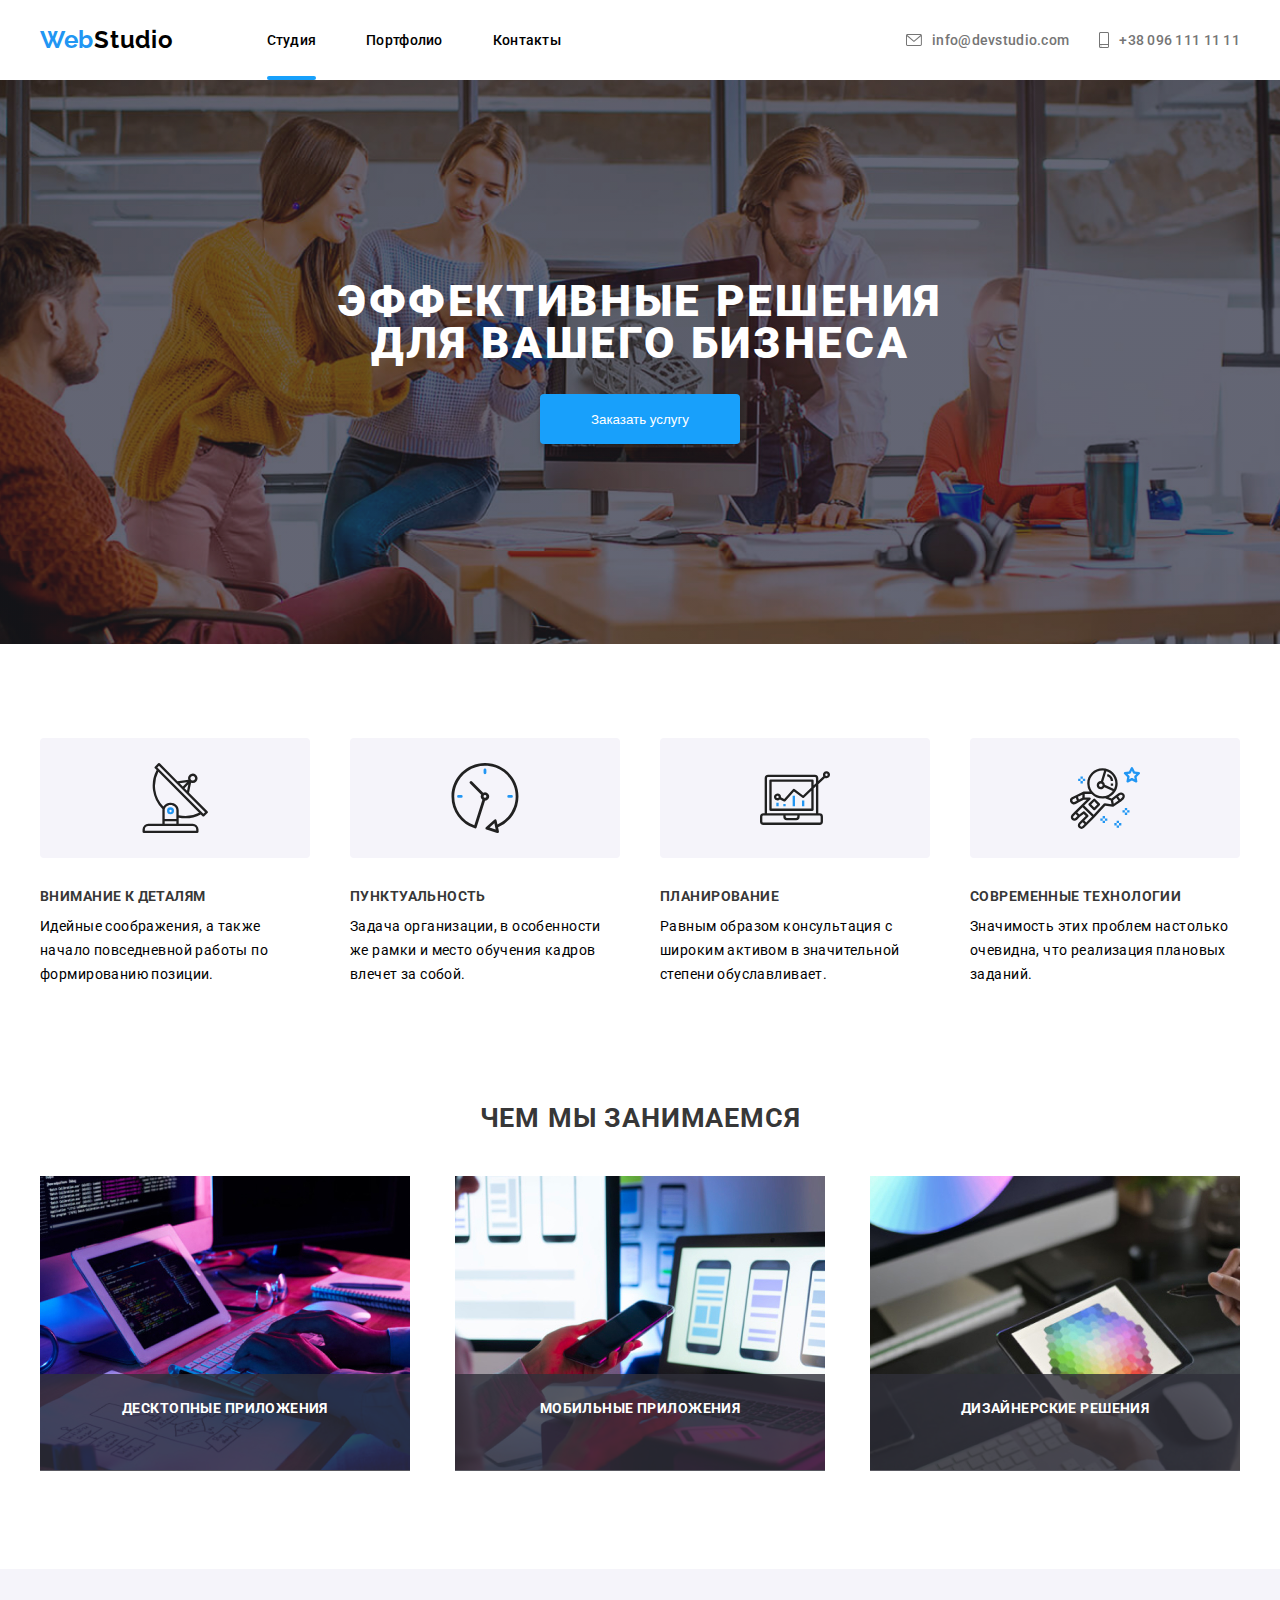
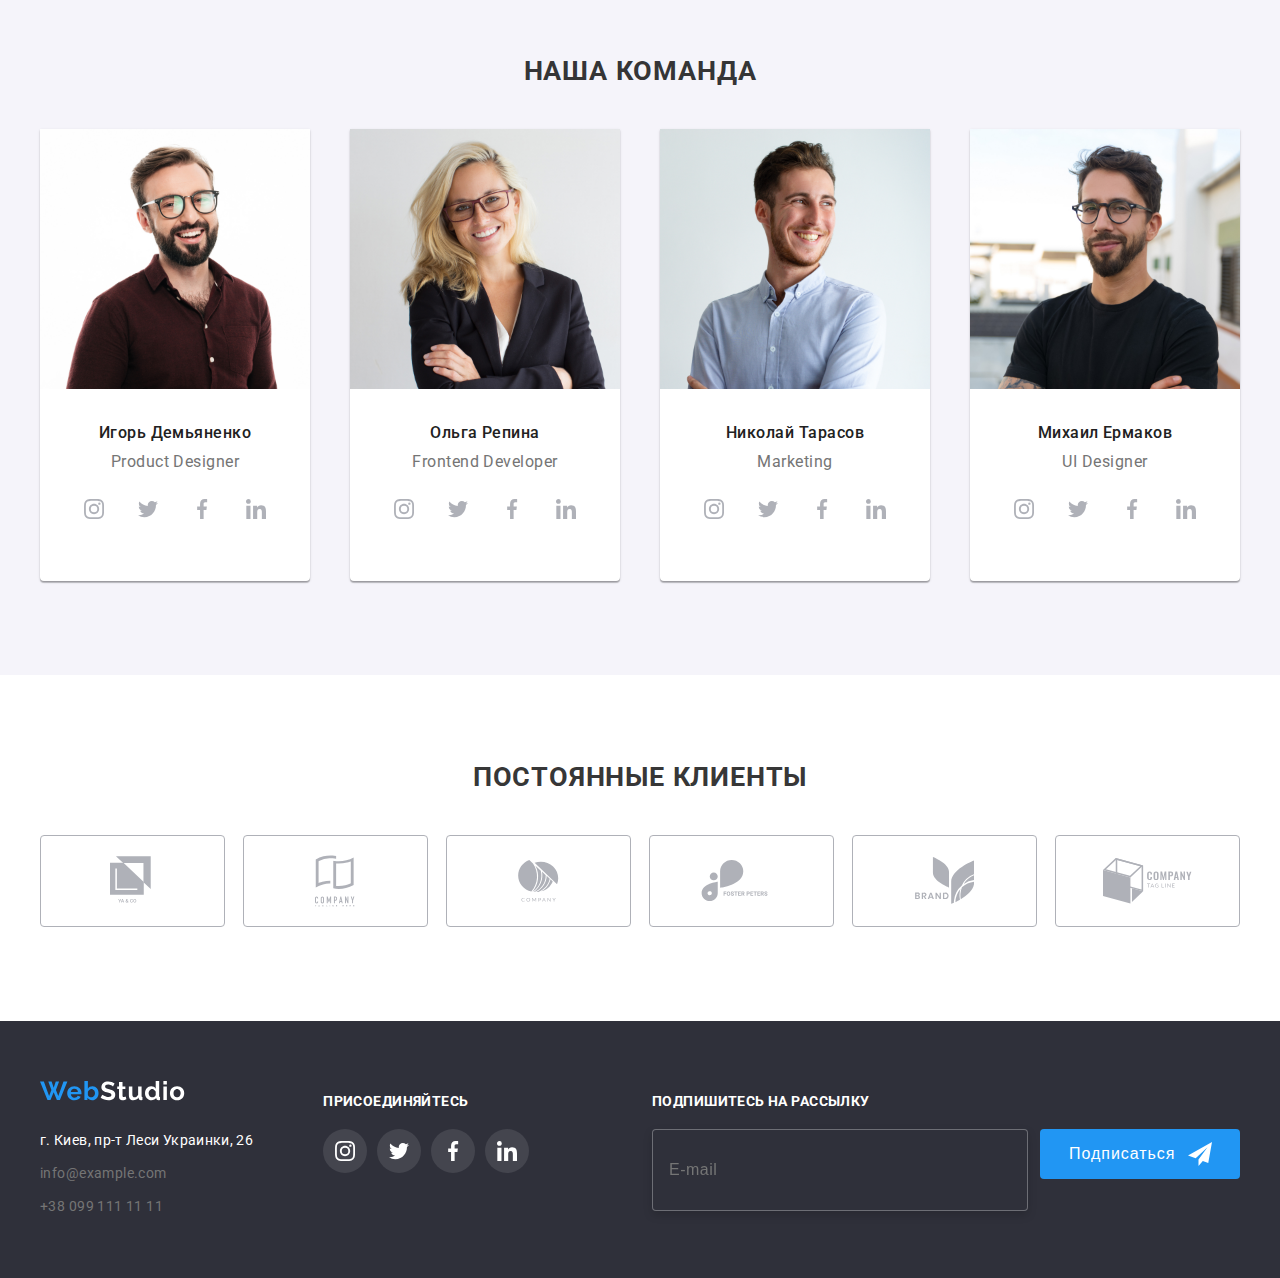
<file: index.html>
<!DOCTYPE html>
<html lang="en">
  <head>
    <meta charset="UTF-8" />
    <meta name="viewport" content="width=device-width, initial-scale=1.0" />
    <title>Document</title>
    <link
      href="https://fonts.googleapis.com/css2?family=Raleway:wght@700&family=Roboto:wght@400;500;700;900&display=swap"
      rel="stylesheet"
    />
    <link
      rel="stylesheet"
      href="https://cdnjs.cloudflare.com/ajax/libs/modern-normalize/1.0.0/modern-normalize.min.css"
      integrity="sha512-ISS7cAi1PEhQ8jnbJpJZMd29NlhNj4AWYyLOSp2CE/CsHxTCu+r+t0D2yoJudVrd0/8fTVPUVDzY5Tvli75u/g=="
      crossorigin="anonymous"
    />

    <link rel="stylesheet" href="./css/main.min.css" />
  </head>

  <body>
    <header class="header">
      <div class="container">
        <a href="./index.html" class="logo">
          Web<span>Studio</span>
        </a>

        <button type="button" class="menu-button" data-menu-button>
          <svg height="16" width="24" aria-label="Mobile menu switcher">
            <use
              class="icon-menu"
              href="./Images/icons/sprite.svg#burger"
            ></use>
            <use
              class="icon-cross"
              href="./Images/icons/sprite.svg#header-close"
            ></use>
          </svg>
        </button>

        <div class="header-navigation">
          <nav class="site-nav">
            <ul class="header-links">
              <li class="link-s">
                <a
                  href=""
                  class="current-link link"
                  style="text-decoration: none"
                  >Студия</a
                >
              </li>

              <li>
                <a
                  href="./portfolio.html"
                  class="link"
                  style="text-decoration: none"
                  >Портфолио</a
                >
              </li>
              <li>
                <a href="" class="link" style="text-decoration: none"
                  >Контакты</a
                >
              </li>
            </ul>
          </nav>

          <div class="list">
            <ul>
              <li>
                <a
                  href="mailto:info@devstudio.com"
                  class="mail-link"
                  style="text-decoration: none"
                >
                  <svg class="icon-mail" width="16" height="12">
                    <use xlink:href="./Images/icons/sprite.svg#icon-mail"></use>
                  </svg>
                  info@devstudio.com
                </a>
              </li>

              <li>
                <a
                  href="tel:+"
                  class="link-telephone"
                  style="text-decoration: none"
                >
                  <svg class="icon-telephone" width="10" height="16">
                    <use
                      xlink:href="./Images/icons/sprite.svg#icon-telephone"
                    ></use>
                  </svg>

                  +38 096 111 11 11
                </a>
              </li>
            </ul>
          </div>
        </div>
      </div>
    </header>

    <section class="hero">
      <h1 class="hero-title">
        Эффективные решения
        <br />
        для вашего бизнеса
      </h1>
      <div class="button-wrap">
        <button class="button-primary" data-modal-open>Заказать услугу</button>
      </div>
    </section>

    <main>
      <section class="feature-section">
        <div class="container">
          <ul class="feature-list">
            <li class="feature-item">
              <div class="feature-item-container">
                <svg class="icon">
                  <use
                    xlink:href="./Images/icons/sprite.svg#icon-satellite"
                  ></use>
                </svg>
              </div>
              <h3 class="title">Внимание к деталям</h3>
              <p class="text">
                Идейные соображения, а также начало повседневной работы по
                формированию позиции.
              </p>
            </li>

            <li class="feature-item">
              <div class="feature-item-container">
                <svg class="icon">
                  <use xlink:href="./Images/icons/sprite.svg#icon-clock"></use>
                </svg>
              </div>
              <h3 class="title">Пунктуальность</h3>
              <p class="text">
                Задача организации, в особенности же рамки и место обучения
                кадров влечет за собой.
              </p>
            </li>
            <li class="feature-item">
              <div class="feature-item-container">
                <svg class="icon">
                  <use
                    xlink:href="./Images/icons/sprite.svg#icon-computer"
                  ></use>
                </svg>
              </div>
              <h3 class="title">Планирование</h3>
              <p class="text">
                Равным образом консультация с широким активом в значительной
                степени обуславливает.
              </p>
            </li>
            <li class="feature-item">
              <div class="feature-item-container">
                <svg class="icon">
                  <use
                    xlink:href="./Images/icons/sprite.svg#icon-astronaut"
                  ></use>
                </svg>
              </div>
              <h3 class="title">Современные технологии</h3>
              <p class="text">
                Значимость этих проблем настолько очевидна, что реализация
                плановых заданий.
              </p>
            </li>
          </ul>
        </div>
      </section>

      <section class="whatwedo-container">
        <div class="whatwedo">
          <h2 class="section-title">Чем мы занимаемся</h2>
          <div class="images">
            <ul>
              <li>
                <div class="img-overlay">
                  <img
                    srcset="
                      ./Images/typing-370.jpg 1x,
                      ./Images/typing-740.jpg 2x
                    "
                    src="./Images/typing-370.jpg"
                    alt="typing"
                  />
                  <p class="overlay-text">Десктопные приложения</p>
                </div>
              </li>

              <li>
                <div class="img-overlay">
                  <img
                    srcset="
                      ./Images/telephone-370.jpg 1x,
                      ./Images/telephone-740.jpg 2x
                    "
                    src="./Images/telephone-370.jpg"
                    alt="telephone"
                  />
                  <p class="overlay-text">Мобильные приложения</p>
                </div>
              </li>

              <li>
                <div class="img-overlay">
                  <img
                    srcset="
                      ./Images/hexagone-370.jpg 1x,
                      ./Images/hexagone-740.jpg 2x
                    "
                    src="./Images/hexagone-370.jpg"
                    alt="hexagone"
                  />
                  <p class="overlay-text">Дизайнерские решения</p>
                </div>
              </li>
            </ul>
          </div>
        </div>
      </section>

      <section class="our-team">
        <div class="container">
          <h2>Наша команда</h2>
          <ul class="pros">
            <li class="member">
              <img
                srcset="
                  ./Images/IgorDemyanenko-370.jpg 1x,
                  ./Images/IgorDemyanenko-740.jpg 2x
                "
                src="./Images/IgorDemyanenko-370.jpg"
                alt="Игорь Демьяненко"
                width="270"
              />
              <h4>Игорь Демьяненко</h4>
              <p>Product Designer</p>
              <ul class="social-icon-list">
                <li class="social-icon-item">
                  <a class="social-icon-link" href="https://instagram.com/">
                    <svg class="icon-social">
                      <use
                        xlink:href="./Images/icons/sprite.svg#icon-instagram"
                      ></use>
                    </svg>
                  </a>
                </li>

                <li class="social-icon-item">
                  <a class="social-icon-link" href="https://twitter.com/">
                    <svg class="icon-social">
                      <use
                        xlink:href="./Images/icons/sprite.svg#icon-twitter"
                      ></use>
                    </svg>
                  </a>
                </li>

                <li class="social-icon-item">
                  <a class="social-icon-link" href="https://facebook.com/">
                    <svg class="icon-social">
                      <use
                        xlink:href="./Images/icons/sprite.svg#icon-facebook"
                      ></use>
                    </svg>
                  </a>
                </li>

                <li class="social-icon-item">
                  <a class="social-icon-link" href="https://linkedin.com/">
                    <svg class="icon-social">
                      <use
                        xlink:href="./Images/icons/sprite.svg#icon-linkedin"
                      ></use>
                    </svg>
                  </a>
                </li>
              </ul>
            </li>

            <li class="member">
              <img
                srcset="
                  ./Images/OlgaRepina-370.jpg 1x,
                  ./Images/OlgaRepina-740.jpg 2x
                "
                src="./Images/OlgaRepina-370.jpg"
                alt="Игорь Демьяненко"
                width="270"
              />
              <h4>Ольга Репина</h4>
              <p>Frontend Developer</p>
              <ul class="social-icon-list">
                <li class="social-icon-item">
                  <a class="social-icon-link" href="https://instagram.com/">
                    <svg class="icon-social">
                      <use
                        xlink:href="./Images/icons/sprite.svg#icon-instagram"
                      ></use>
                    </svg>
                  </a>
                </li>

                <li class="social-icon-item">
                  <a class="social-icon-link" href="https://twitter.com/">
                    <svg class="icon-social">
                      <use
                        xlink:href="./Images/icons/sprite.svg#icon-twitter"
                      ></use>
                    </svg>
                  </a>
                </li>

                <li class="social-icon-item">
                  <a class="social-icon-link" href="https://facebook.com/">
                    <svg class="icon-social">
                      <use
                        xlink:href="./Images/icons/sprite.svg#icon-facebook"
                      ></use>
                    </svg>
                  </a>
                </li>

                <li class="social-icon-item">
                  <a class="social-icon-link" href="https://linkedin.com/">
                    <svg class="icon-social">
                      <use
                        xlink:href="./Images/icons/sprite.svg#icon-linkedin"
                      ></use>
                    </svg>
                  </a>
                </li>
              </ul>
            </li>

            <li class="member">
              <img
                srcset="
                  ./Images/NikolayTarasov-370.jpg 1x,
                  ./Images/NikolayTarasov-740.jpg 2x
                "
                src="./Images/NikolayTarasov-370.jpg"
                alt="Игорь Демьяненко"
                width="270"
              />
              <h4>Николай Тарасов</h4>
              <p>Marketing</p>
              <ul class="social-icon-list">
                <li class="social-icon-item">
                  <a class="social-icon-link" href="https://instagram.com/">
                    <svg class="icon-social">
                      <use
                        xlink:href="./Images/icons/sprite.svg#icon-instagram"
                      ></use>
                    </svg>
                  </a>
                </li>

                <li class="social-icon-item">
                  <a class="social-icon-link" href="https://twitter.com/">
                    <svg class="icon-social">
                      <use
                        xlink:href="./Images/icons/sprite.svg#icon-twitter"
                      ></use>
                    </svg>
                  </a>
                </li>

                <li class="social-icon-item">
                  <a class="social-icon-link" href="https://facebook.com/">
                    <svg class="icon-social">
                      <use
                        xlink:href="./Images/icons/sprite.svg#icon-facebook"
                      ></use>
                    </svg>
                  </a>
                </li>

                <li class="social-icon-item">
                  <a class="social-icon-link" href="https://linkedin.com/">
                    <svg class="icon-social">
                      <use
                        xlink:href="./Images/icons/sprite.svg#icon-linkedin"
                      ></use>
                    </svg>
                  </a>
                </li>
              </ul>
            </li>

            <li class="member">
              <img
                srcset="
                  ./Images/MikhailErmakov-370.jpg 1x,
                  ./Images/MikhailErmakov-740.jpg 2x
                "
                src="./Images/MikhailErmakov-370.jpg"
                alt="Игорь Демьяненко"
                width="270"
              />
              <h4>Михаил Ермаков</h4>
              <p>UI Designer</p>
              <ul class="social-icon-list">
                <li class="social-icon-item">
                  <a class="social-icon-link" href="https://instagram.com/">
                    <svg class="icon-social">
                      <use
                        xlink:href="./Images/icons/sprite.svg#icon-instagram"
                      ></use>
                    </svg>
                  </a>
                </li>

                <li class="social-icon-item">
                  <a class="social-icon-link" href="https://twitter.com/">
                    <svg class="icon-social">
                      <use
                        xlink:href="./Images/icons/sprite.svg#icon-twitter"
                      ></use>
                    </svg>
                  </a>
                </li>

                <li class="social-icon-item">
                  <a class="social-icon-link" href="https://facebook.com/">
                    <svg class="icon-social">
                      <use
                        xlink:href="./Images/icons/sprite.svg#icon-facebook"
                      ></use>
                    </svg>
                  </a>
                </li>

                <li class="social-icon-item">
                  <a class="social-icon-link" href="https://linkedin.com/">
                    <svg class="icon-social">
                      <use
                        xlink:href="./Images/icons/sprite.svg#icon-linkedin"
                      ></use>
                    </svg>
                  </a>
                </li>
              </ul>
            </li>
          </ul>
        </div>
      </section>

      <section class="customers-section">
        <div class="container">
          <h2>Постоянные клиенты</h2>
          <ul class="customers-list">
            <li class="customers-item">
              <a class="customers-link" href="">
                <div class="customers-container">
                  <svg width="45" height="50">
                    <use
                      xlink:href="./Images/icons/sprite.svg#icon-logo1"
                    ></use>
                  </svg>
                </div>
              </a>
            </li>

            <li class="customers-item">
              <a class="customers-link" href="">
                <div class="customers-container">
                  <svg width="40" height="52">
                    <use
                      xlink:href="./Images/icons/sprite.svg#icon-logo2"
                    ></use>
                  </svg>
                </div>
              </a>
            </li>

            <li class="customers-item">
              <a class="customers-link" href="">
                <div class="customers-container">
                  <svg width="41" height="42">
                    <use
                      xlink:href="./Images/icons/sprite.svg#icon-logo3"
                    ></use>
                  </svg>
                </div>
              </a>
            </li>

            <li class="customers-item">
              <a class="customers-link" href="">
                <div class="customers-container">
                  <svg width="80" height="42">
                    <use
                      xlink:href="./Images/icons/sprite.svg#icon-logo4"
                    ></use>
                  </svg>
                </div>
              </a>
            </li>

            <li class="customers-item">
              <a class="customers-link" href="">
                <div class="customers-container">
                  <svg width="59" height="47">
                    <use
                      xlink:href="./Images/icons/sprite.svg#icon-logo5"
                    ></use>
                  </svg>
                </div>
              </a>
            </li>

            <li class="customers-item">
              <a class="customers-link" href="">
                <div class="customers-container">
                  <svg width="89" height="46">
                    <use
                      xlink:href="./Images/icons/sprite.svg#icon-logo6"
                    ></use>
                  </svg>
                </div>
              </a>
            </li>
          </ul>
        </div>
      </section>
    </main>

    <footer class="footer">
      <div class="container">
        <div class="bottom-content">
          <ul>
            <li>
              <a href="/">
                <img src="./Images/Logofooter.svg" alt="" />
              </a>
            </li>
            <li>
              <address class="address">г. Киев, пр-т Леси Украинки, 26</address>
            </li>
            <li><a href="mailto:" class="info-mail">info@example.com</a></li>

            <li><a href="tel:+" class="info-phone">+38 099 111 11 11</a></li>
          </ul>
        </div>

        <div class="footer-links">
          <h3 class="footer-links-title">присоединяйтесь</h3>
          <ul class="social-icon-list">
            <li class="social-icon-item">
              <a class="social-icon-link" href="https://instagram.com/">
                <svg class="icon-social">
                  <use
                    xlink:href="./Images/icons/sprite.svg#icon-instagram"
                  ></use>
                </svg>
              </a>
            </li>

            <li class="social-icon-item">
              <a class="social-icon-link" href="https://twitter.com/">
                <svg class="icon-social">
                  <use
                    xlink:href="./Images/icons/sprite.svg#icon-twitter"
                  ></use>
                </svg>
              </a>
            </li>

            <li class="social-icon-item">
              <a class="social-icon-link" href="https://facebook.com/">
                <svg class="icon-social">
                  <use
                    xlink:href="./Images/icons/sprite.svg#icon-facebook"
                  ></use>
                </svg>
              </a>
            </li>

            <li class="social-icon-item">
              <a class="social-icon-link" href="https://linkedin.com/">
                <svg class="icon-social">
                  <use
                    xlink:href="./Images/icons/sprite.svg#icon-linkedin"
                  ></use>
                </svg>
              </a>
            </li>
          </ul>
        </div>

        <div class="subscribe">
          <h3 class="subscribe-title">Подпишитесь на рассылку</h3>
          <form class="subscribe-form">
            <input
              class="subscribe-field"
              type="email"
              name="subscribe"
              placeholder="E-mail"
            />
            <button type="submit" class="subscribe-button">
              Подписаться
              <svg
                class="send-icon"
                width="24"
                height="24"
                viewbox="0 0 24 24"
                fill="none"
                xmlns="http://www.w3.org/2000/svg"
              >
                <path
                  d="M24 0L0 13.5L7.66994 16.3407L19.5 5.25002L10.5017 17.3896L10.509 17.3923L10.5 17.3896V24.0001L14.8013 18.982L20.2501 21.0001L24 0Z"
                  fill="white"
                />
              </svg>
            </button>
          </form>
        </div>
      </div>
    </footer>

    <div class="backdrop is-hidden" data-modal>
      <div class="modal">
        <button class="modal-close" data-modal-close>
          <svg width="18" height="18">
            <use href="./Images/sprite.svg#icon-modal-close"></use>
          </svg>
        </button>
        <h2>Оставьте свои данные, мы вам перезвоним</h2>
        <form class="modal-form">
          <ul>
            <li>
              <label for="name" class="modal-form-label">
                Имя
                <input
                  type="text"
                  id="name"
                  name="name"
                  class="modal-form-input"
                />
                <svg width="18" height="18">
                  <use href="./Images/sprite.svg#icon-person-black"></use>
                </svg>
              </label>
            </li>
            <li>
              <label class="modal-form-label">
                Телефон
                <input type="tel" name="phone" class="modal-form-input" />
                <svg width="18" height="18">
                  <use href="./Images/sprite.svg#icon-phone-black"></use>
                </svg>
              </label>
            </li>
            <li>
              <label for="email" class="modal-form-label">
                Почта
                <input
                  type="email"
                  id="email"
                  name="email"
                  class="modal-form-input"
                />
                <svg width="18" height="18">
                  <use href="./Images/sprite.svg#icon-email-black"></use>
                </svg>
              </label>
            </li>
            <li>
              <label for="comment" class="modal-form-label">Комментарий</label>
              <textarea
                name="comment"
                id="comment"
                placeholder="Введите текст"
              ></textarea>
            </li>
            <li class="modal-form-checkbox">
              <label>
                <input name="accept" type="checkbox" />
                <span>
                Соглашаюсь с рассылкой и принимаю
                <a href="">Условия договора</a>
                </span>
              </label>
            </li>
            <li>
              <button type="submit">Отправить</button>
            </li>
          </ul>
        </form>
      </div>
    </div>
    <script src="./js/menu.js"></script>

    <script src="./js/script.js"></script>
  </body>
</html>
</file>
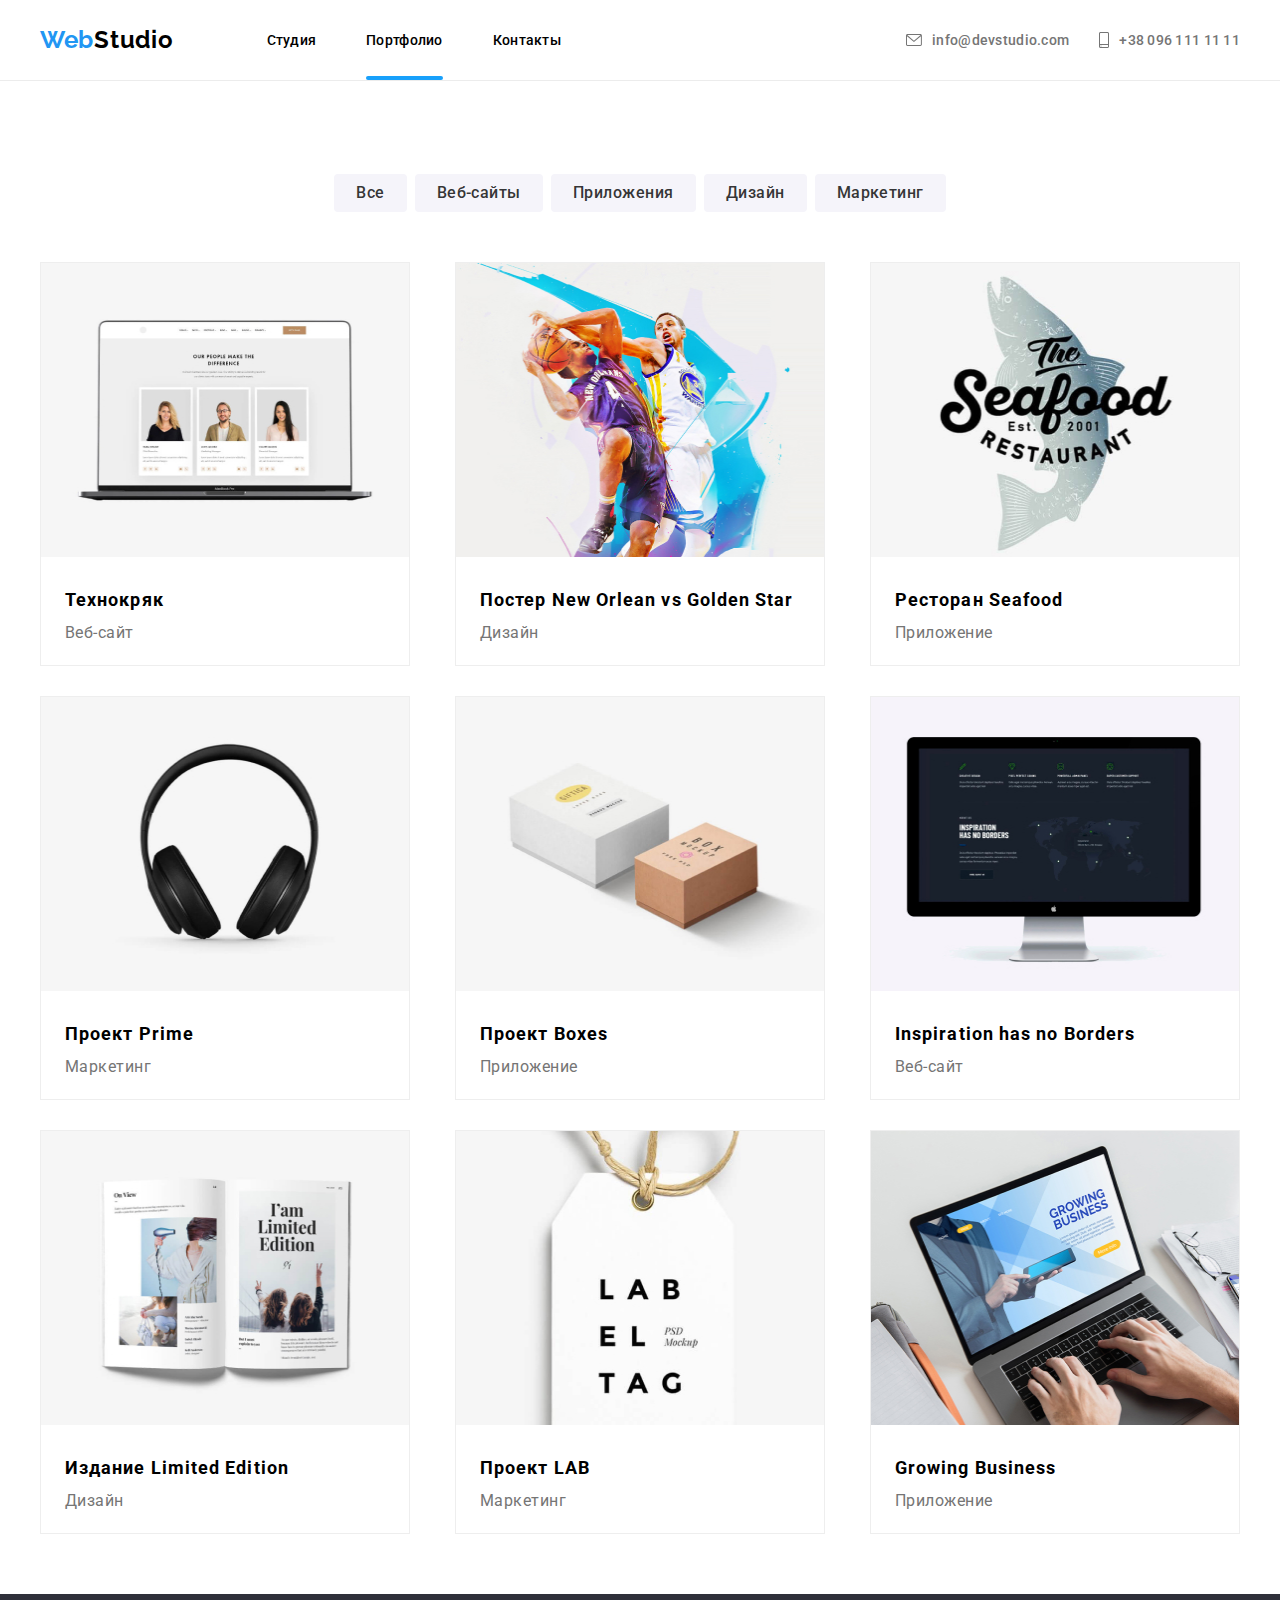
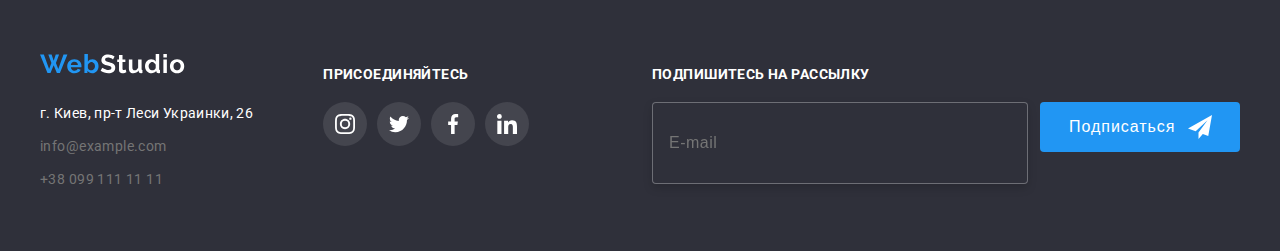
<file: portfolio.html>
<!DOCTYPE html>
<html lang="en">
  <head>
    <meta charset="UTF-8" />
    <meta name="viewport" content="width=device-width, initial-scale=1.0" />
    <title>Portfolio</title>
    <link
      href="https://fonts.googleapis.com/css2?family=Raleway:wght@700&family=Roboto:wght@400;500;700;900&display=swap"
      rel="stylesheet"
    />

    <link rel="stylesheet" href="./css/main.min.css" />
    <link
      rel="stylesheet"
      href="https://cdnjs.cloudflare.com/ajax/libs/modern-normalize/1.0.0/modern-normalize.min.css"
      integrity="sha512-ISS7cAi1PEhQ8jnbJpJZMd29NlhNj4AWYyLOSp2CE/CsHxTCu+r+t0D2yoJudVrd0/8fTVPUVDzY5Tvli75u/g=="
      crossorigin="anonymous"
    />
  </head>

  <body>
    <header class="header">
      <div class="container">
        <a href="./index.html" class="logo"> Web<span>Studio</span> </a>

        <button type="button" class="menu-button" data-menu-button>
          <svg height="16" width="24" aria-label="Mobile menu switcher">
            <use
              class="icon-menu"
              href="./Images/icons/sprite.svg#burger"
            ></use>
            <use
              class="icon-cross"
              href="./Images/icons/sprite.svg#header-close"
            ></use>
          </svg>
        </button>

        <div class="header-navigation">
          <nav class="site-nav">
            <ul class="header-links">
              <li>
                <a
                  href="./index.html"
                  class="link"
                  style="text-decoration: none"
                  >Студия</a
                >
              </li>

              <li class="link-s">
                <a
                  href="./portfolio.html"
                  class="current-link link"
                  style="text-decoration: none"
                  >Портфолио</a
                >
              </li>
              <li>
                <a href="" class="link" style="text-decoration: none"
                  >Контакты</a
                >
              </li>
            </ul>
          </nav>

          <div class="list">
            <ul>
              <li>
                <a
                  href="mailto:info@devstudio.com"
                  class="mail-link"
                  style="text-decoration: none"
                >
                  <svg class="icon-mail" width="16" height="12">
                    <use xlink:href="./Images/icons/sprite.svg#icon-mail"></use>
                  </svg>
                  info@devstudio.com
                </a>
              </li>

              <li>
                <a
                  href="tel:+"
                  class="link-telephone"
                  style="text-decoration: none"
                >
                  <svg class="icon-telephone" width="10" height="16">
                    <use
                      xlink:href="./Images/icons/sprite.svg#icon-telephone"
                    ></use>
                  </svg>

                  +38 096 111 11 11
                </a>
              </li>
            </ul>
          </div>
        </div>
      </div>
    </header>

    <main>
      <section class="button-menu">
        <div class="container">
          <h2>The buttons</h2>
          <ul class="buttons">
            <li><a href="" class="button">Все</a></li>
            <li><a href="" class="button">Веб-сайты</a></li>
            <li><a href="" class="button">Приложения</a></li>
            <li><a href="" class="button">Дизайн</a></li>
            <li><a href="" class="button">Маркетинг</a></li>
          </ul>
        </div>
      </section>

      <section class="gallery">
        <div class="container">
          <h2>The gallery</h2>
          <ul>
            <li class="portfolio-card">
              <div class="card-thumb">
                <img
                  srcset="
                    ./Images/computer-370.jpg 1x,
                    ./Images/computer-740.jpg 2x
                  "
                  src="./Images/computer-370.jpg"
                  alt=""
                />
                <div class="card-action">
                  <span>
                    Технокряк это современная площадка распространения
                    коронавируса. Компании используют эту платформу для
                    цифрового шпионажа и атак на защищённые сервера конкурентов.
                  </span>
                </div>
              </div>

              <p class="name">Технокряк</p>
              <p class="category">Веб-сайт</p>
            </li>

            <li class="portfolio-card">
              <div class="card-thumb">
                <img
                  srcset="
                    ./Images/basketball-370.jpg 1x,
                    ./Images/basketball-740.jpg 2x
                  "
                  src="./Images/basketball-370.jpg"
                  alt=""
                />
                <div class="card-action">
                  <span>
                    Технокряк это современная площадка распространения
                    коронавируса. Компании используют эту платформу для
                    цифрового шпионажа и атак на защищённые сервера конкурентов.
                  </span>
                </div>
              </div>

              <p class="name">Постер New Orlean vs Golden Star</p>
              <p class="category">Дизайн</p>
            </li>

            <li class="portfolio-card">
              <div class="card-thumb">
                <img
                  srcset="
                    ./Images/seafood-370.jpg 1x,
                    ./Images/seafood-740.jpg 2x
                  "
                  src="./Images/seafood-370.jpg"
                  alt=""
                />
                <div class="card-action">
                  <span>
                    Технокряк это современная площадка распространения
                    коронавируса. Компании используют эту платформу для
                    цифрового шпионажа и атак на защищённые сервера конкурентов.
                  </span>
                </div>
              </div>

              <p class="name">Ресторан Seafood</p>
              <p class="category">Приложение</p>
            </li>

            <li class="portfolio-card">
              <div class="card-thumb">
                <img
                  srcset="
                    ./Images/headphones-370.jpg 1x,
                    ./Images/headphones-740.jpg 2x
                  "
                  src="./Images/headphones-370.jpg"
                  alt=""
                />
                <div class="card-action">
                  <span>
                    Технокряк это современная площадка распространения
                    коронавируса. Компании используют эту платформу для
                    цифрового шпионажа и атак на защищённые сервера конкурентов.
                  </span>
                </div>
              </div>

              <p class="name">Проект Prime</p>
              <p class="category">Маркетинг</p>
            </li>

            <li class="portfolio-card">
              <div class="card-thumb">
                <img
                  srcset="./Images/boxes-370.jpg 1x, ./Images/boxes-740.jpg 2x"
                  src="./Images/boxes-370.jpg"
                  alt=""
                />
                <div class="card-action">
                  <span>
                    Технокряк это современная площадка распространения
                    коронавируса. Компании используют эту платформу для
                    цифрового шпионажа и атак на защищённые сервера конкурентов.
                  </span>
                </div>
              </div>

              <p class="name">Проект Boxes</p>
              <p class="category">Приложение</p>
            </li>

            <li class="portfolio-card">
              <div class="card-thumb">
                <img
                  srcset="
                    ./Images/inspiration-370.jpg 1x,
                    ./Images/inspiration-740.jpg 2x
                  "
                  src="./Images/inspiration-370.jpg"
                  alt=""
                />
                <div class="card-action">
                  <span>
                    Технокряк это современная площадка распространения
                    коронавируса. Компании используют эту платформу для
                    цифрового шпионажа и атак на защищённые сервера конкурентов.
                  </span>
                </div>
              </div>

              <p class="name">Inspiration has no Borders</p>
              <p class="category">Веб-сайт</p>
            </li>

            <li class="portfolio-card">
              <div class="card-thumb">
                <img
                  srcset="./Images/book-370.jpg 1x, ./Images/book-740.jpg 2x"
                  src="./Images/book-370.jpg"
                  alt=""
                />
                <div class="card-action">
                  <span>
                    Технокряк это современная площадка распространения
                    коронавируса. Компании используют эту платформу для
                    цифрового шпионажа и атак на защищённые сервера конкурентов.
                  </span>
                </div>
              </div>

              <p class="name">Издание Limited Edition</p>
              <p class="category">Дизайн</p>
            </li>

            <li class="portfolio-card">
              <div class="card-thumb">
                <img
                  srcset="./Images/tag-370.jpg 1x, ./Images/tag-740.jpg 2x"
                  src="./Images/tag-370.jpg"
                  alt=""
                />
                <div class="card-action">
                  <span>
                    Технокряк это современная площадка распространения
                    коронавируса. Компании используют эту платформу для
                    цифрового шпионажа и атак на защищённые сервера конкурентов.
                  </span>
                </div>
              </div>

              <p class="name">Проект LAB</p>
              <p class="category">Маркетинг</p>
            </li>

            <li class="portfolio-card">
              <div class="card-thumb">
                <img
                  srcset="
                    ./Images/growingbusiness-370.jpg 1x,
                    ./Images/growingbusiness-740.jpg 2x
                  "
                  src="./Images/growingbusiness-370.jpg"
                  alt=""
                />
                <div class="card-action">
                  <span>
                    Технокряк это современная площадка распространения
                    коронавируса. Компании используют эту платформу для
                    цифрового шпионажа и атак на защищённые сервера конкурентов.
                  </span>
                </div>
              </div>

              <p class="name">Growing Business</p>
              <p class="category">Приложение</p>
            </li>
          </ul>
        </div>
      </section>
    </main>

    <footer class="footer">
      <div class="container">
        <div class="bottom-content">
          <ul>
            <li>
              <a href="/">
                <img src="./Images/Logofooter.svg" alt="" />
              </a>
            </li>
            <li>
              <address class="address">г. Киев, пр-т Леси Украинки, 26</address>
            </li>
            <li><a href="mailto:" class="info-mail">info@example.com</a></li>

            <li><a href="tel:+" class="info-phone">+38 099 111 11 11</a></li>
          </ul>
        </div>

        <div class="footer-links">
          <h3 class="footer-links-title">присоединяйтесь</h3>
          <ul class="social-icon-list">
            <li class="social-icon-item">
              <a class="social-icon-link" href="https://instagram.com/">
                <svg class="icon-social">
                  <use
                    xlink:href="./Images/icons/sprite.svg#icon-instagram"
                  ></use>
                </svg>
              </a>
            </li>

            <li class="social-icon-item">
              <a class="social-icon-link" href="https://twitter.com/">
                <svg class="icon-social">
                  <use
                    xlink:href="./Images/icons/sprite.svg#icon-twitter"
                  ></use>
                </svg>
              </a>
            </li>

            <li class="social-icon-item">
              <a class="social-icon-link" href="https://facebook.com/">
                <svg class="icon-social">
                  <use
                    xlink:href="./Images/icons/sprite.svg#icon-facebook"
                  ></use>
                </svg>
              </a>
            </li>

            <li class="social-icon-item">
              <a class="social-icon-link" href="https://linkedin.com/">
                <svg class="icon-social">
                  <use
                    xlink:href="./Images/icons/sprite.svg#icon-linkedin"
                  ></use>
                </svg>
              </a>
            </li>
          </ul>
        </div>

        <div class="subscribe">
          <h3 class="subscribe-title">Подпишитесь на рассылку</h3>
          <form class="subscribe-form">
            <input
              class="subscribe-field"
              type="email"
              name="subscribe"
              placeholder="E-mail"
            />
            <button type="submit" class="subscribe-button">
              Подписаться
              <svg
                class="send-icon"
                width="24"
                height="24"
                viewbox="0 0 24 24"
                fill="none"
                xmlns="http://www.w3.org/2000/svg"
              >
                <path
                  d="M24 0L0 13.5L7.66994 16.3407L19.5 5.25002L10.5017 17.3896L10.509 17.3923L10.5 17.3896V24.0001L14.8013 18.982L20.2501 21.0001L24 0Z"
                  fill="white"
                />
              </svg>
            </button>
          </form>
        </div>
      </div>
    </footer>
    <script src="./js/menu.js"></script>
  </body>
</html>
</file>
<file: css/main.min.css>
@font-face{font-family:"Roboto", sans-serif;src:url("https://fonts.googleapis.com/css2?family=Roboto:wght@400;500;700;900&display=swap")}@font-face{font-family:"Raleway", sans-serif;src:url("https://fonts.googleapis.com/css2?family=Raleway:wght@700&display=swap")}body{background-color:#ffffff;color:rgba(0,0,0,0.8);font-family:"Roboto", sans-serif;letter-spacing:0.02em;font-size:18px;line-height:1.14;margin:0px}main{width:100%;margin-bottom:0}ul{list-style:none;margin:0px;padding:0px}.container{margin:auto;width:100%;padding:0px 15px 0px 15px}@media screen and (min-width: 480px){.container{width:480px}}@media screen and (min-width: 768px){.container{width:768px}}@media screen and (min-width: 1200px){.container{width:1200px}}.whatwedo h2,.our-team h2,.customers-section h2{font-weight:bold;text-align:center;line-height:16px;letter-spacing:0.03em;text-transform:uppercase;margin-bottom:50px;margin:0px}h3{margin:0px}p{margin:0px}h4{margin:0px}.header{border-bottom:1px solid #ececec;margin-bottom:-1px}.header .menu-button{height:40px;width:40px;display:-webkit-inline-box;display:-ms-inline-flexbox;display:inline-flex;-webkit-box-pack:center;-ms-flex-pack:center;justify-content:center;-webkit-box-align:center;-ms-flex-align:center;align-items:center;margin:0px;padding:0px;border:0px;background:transparent;-webkit-transition:all 250ms cubic-bezier(0.4, 0, 0.2, 1);transition:all 250ms cubic-bezier(0.4, 0, 0.2, 1);outline:none}.header .menu-button:hover{fill:#2196f3}@media screen and (min-width: 768px){.header .menu-button{display:none}}.header .menu-button .icon-cross{display:none}.header .menu-button.is-open .icon-cross{display:block}.header .menu-button.is-open .icon-menu{display:none}.header .menu-button.is-open .hero{display:none}.header .menu-button.is-open+.header-navigation{z-index:1;display:block}.header .container{display:-webkit-box;display:-ms-flexbox;display:flex;-webkit-box-orient:horizontal;-webkit-box-direction:normal;-ms-flex-direction:row;flex-direction:row;-webkit-box-pack:justify;-ms-flex-pack:justify;justify-content:space-between;-webkit-box-align:center;-ms-flex-align:center;align-items:center;text-decoration:none;text-align:center;position:relative}@media screen and (min-width: 768px){.header .container{-webkit-box-pack:start;-ms-flex-pack:start;justify-content:flex-start;padding-top:0px;padding-bottom:0px}}.header .container .header-navigation{padding-top:60px;padding-bottom:60px;position:absolute;width:100%;max-width:480px;top:100%;left:0%;background:#fff;display:none;border:1px solid #ececec;-webkit-box-shadow:0px 4px 8px rgba(0,0,0,0.04),0px 2px 4px rgba(0,0,0,0.08),0px 1px 3px rgba(0,0,0,0.16);box-shadow:0px 4px 8px rgba(0,0,0,0.04),0px 2px 4px rgba(0,0,0,0.08),0px 1px 3px rgba(0,0,0,0.16);opacity:1}@media screen and (min-width: 768px){.header .container .header-navigation{display:-webkit-box;display:-ms-flexbox;display:flex;position:relative;border:none;padding-top:0px;padding-bottom:0px;max-width:none;-webkit-box-shadow:none;box-shadow:none}}.header .container .logo{font-size:24px;padding-top:16px;padding-bottom:16px;margin-right:93px;margin:0px;display:block;-ms-flex-item-align:center;-ms-grid-row-align:center;align-self:center;font-family:"Raleway",sans-serif;font-weight:bold;line-height:28px;letter-spacing:0.03em;text-decoration:none;color:#2196f3}.header .container .logo span{color:#000}@media screen and (min-width: 768px){.header .container .logo{margin-right:88px}}@media screen and (min-width: 1200px){.header .container .logo{margin-right:93px}}.header .container .site-nav{display:-webkit-inline-box;display:-ms-inline-flexbox;display:inline-flex;font-weight:500;-ms-flex-item-align:center;align-self:center}.header .container .site-nav a{-webkit-box-align:center;-ms-flex-align:center;align-items:center;font-size:18px;line-height:21px;letter-spacing:0.02em;color:#000}@media screen and (min-width: 768px){.header .container .site-nav a{font-size:14px;line-height:16px}}.header .container .site-nav a:hover{color:#2196f3}@media screen and (min-width: 768px){.header .container .site-nav .header-links{display:-webkit-box;display:-ms-flexbox;display:flex}.header .container .site-nav .header-links li+li{margin-left:50px}}.header .container .site-nav .header-links li{text-align:center}.header .container .site-nav .header-links li:hover{color:#18a0fb}@media screen and (min-width: 768px){.header .container .site-nav .header-links li{margin-bottom:0px;position:relative}}@media screen and (min-width: 1200px){.header .container .site-nav .header-links li:hover{color:#2196f3}}.header .container .site-nav .header-links a{display:inline-block;height:100%;padding-bottom:40px;position:relative;-ms-flex-item-align:center;-ms-grid-row-align:center;align-self:center;-webkit-transition:all 250ms cubic-bezier(0.4, 0, 0.2, 1);transition:all 250ms cubic-bezier(0.4, 0, 0.2, 1)}@media screen and (min-width: 768px){.header .container .site-nav .header-links a{margin-top:0px;position:static;padding-top:32px;padding-bottom:32px}}.header .container .site-nav .header-links .link-s{color:#18a0fb;position:relative;display:block}.header .container .site-nav .header-links .link-s .current-link::after{bottom:30px;left:0;content:"";width:100%;height:4px;background:#18a0fb;border-radius:2px;position:absolute}@media screen and (min-width: 768px){.header .container .site-nav .header-links .link-s .current-link::after{bottom:-1px}}@media screen and (min-width: 1200px){.header .container .site-nav .header-links .link-s .current-link::after{bottom:0px}}.header .container .site-nav .header-links .link{color:#000;font-family:"Roboto",sans-serif;font-style:normal;font-weight:500;font-size:14px;line-height:16px;letter-spacing:0.02em;-webkit-transition:all 250ms cubic-bezier(0.4, 0, 0.2, 1);transition:all 250ms cubic-bezier(0.4, 0, 0.2, 1)}.header .container .site-nav .header-links .link:hover{color:#18a0fb}.header .container .site-nav .header-links .link:focus{color:#18a0fb}.header .container .list{text-align:center}.header .container .list li:first-child{margin-bottom:10px}@media screen and (min-width: 1200px){.header .container .list li:first-child{margin-right:30px;margin-bottom:0px}}.header .container .list a{position:relative;-webkit-transition:all 250ms cubic-bezier(0.4, 0, 0.2, 1);transition:all 250ms cubic-bezier(0.4, 0, 0.2, 1)}@media screen and (min-width: 768px){.header .container .list a{display:-webkit-box;display:-ms-flexbox;display:flex;-webkit-box-align:center;-ms-flex-align:center;align-items:center}}.header .container .list svg{margin-right:10px;fill:currentColor}@media screen and (min-width: 768px){.header .container .list{text-align:left;margin-left:auto;padding-top:21px;padding-bottom:21px}}@media screen and (min-width: 1200px){.header .container .list{padding-top:0px;padding-bottom:0px}}.header .container .list a{font-weight:500;line-height:16px;letter-spacing:0.02em;color:#757575}@media screen and (min-width: 768px){.header .container .list a{font-size:12px;line-height:14px}}@media screen and (min-width: 1200px){.header .container .list a{font-size:14px;line-height:16px}}.header .container .list a:hover{color:#2196f3}.header .container .list ul{padding-top:20px}@media screen and (min-width: 1200px){.header .container .list ul{height:100%;display:-webkit-box;display:-ms-flexbox;display:flex;-webkit-box-align:center;-ms-flex-align:center;align-items:center}}@media screen and (min-width: 768px){.header .container .list ul{padding-top:0px}}.hero{background:#c4c4c4;background-image:-webkit-gradient(linear, left top, left bottom, from(rgba(47,48,58,0.4)), to(rgba(47,48,58,0.4))),url(../Images/heroimg.jpg);background-image:linear-gradient(rgba(47,48,58,0.4), rgba(47,48,58,0.4)),url(../Images/heroimg.jpg);padding-bottom:118px;padding-top:118px;background-repeat:no-repeat;background-size:cover;background-position:center}@media screen and (min-width: 1200px){.hero{padding-top:200px;padding-bottom:200px}}.hero .hero-title{color:#fff;font-weight:900;font-size:26px;line-height:42px;text-align:center;letter-spacing:0.06em;text-transform:uppercase;margin-top:0;margin-bottom:30px}@media screen and (min-width: 1200px){.hero .hero-title{font-size:44px;font-height:60px}}.hero .button-wrap{text-align:center}.hero .button-wrap .button-primary{color:#fff;background-color:#18a0fb;border-color:#18a0fb;text-align:center;cursor:pointer;border-style:none;-webkit-box-shadow:0px 4px 4px rgba(0,0,0,0.15);box-shadow:0px 4px 4px rgba(0,0,0,0.15);border-radius:4px;padding:10px 32px 10px 32px;text-decoration:none;-webkit-transition:background-color 250ms cubic-bezier(0.4, 0, 0.2, 1);transition:background-color 250ms cubic-bezier(0.4, 0, 0.2, 1);width:200px;height:50px}.feature-section{padding-top:60px;padding-bottom:60px}@media screen and (min-width: 1200px){.feature-section{padding-top:94px;padding-bottom:0px}}.feature-section .feature-list{width:100%}@media screen and (min-width: 768px){.feature-section .feature-list{display:-webkit-box;display:-ms-flexbox;display:flex;-webkit-box-pack:justify;-ms-flex-pack:justify;justify-content:space-between;-ms-flex-wrap:wrap;flex-wrap:wrap}}.feature-section .feature-list .feature-item{width:100%;margin:0px}.feature-section .feature-list .feature-item:not(:last-child){margin-bottom:30px}@media screen and (min-width: 768px){.feature-section .feature-list .feature-item{width:354px}}@media screen and (min-width: 1200px){.feature-section .feature-list .feature-item{width:270px;margin-bottom:0px}}.feature-section .feature-list .feature-item .title{text-align:center;font-family:"Roboto",sans-serif;font-weight:bold;font-size:14px;line-height:16px;letter-spacing:0.03em;text-transform:uppercase;margin-bottom:10px}@media screen and (min-width: 768px){.feature-section .feature-list .feature-item .title{text-align:left}}.feature-section .feature-list .feature-item .text{color:#000;text-align:left;font-family:"Roboto",sans-serif;font-style:normal;font-weight:normal;font-size:14px;line-height:24px;letter-spacing:0.03em}.feature-section .feature-list .feature-item-container{height:120px;width:100%;background:#f5f4fa;border-radius:4px;display:-webkit-box;display:-ms-flexbox;display:flex;-webkit-box-pack:center;-ms-flex-pack:center;justify-content:center;-webkit-box-align:center;-ms-flex-align:center;align-items:center;margin-bottom:30px}.feature-section .feature-list .feature-item-container .icon{width:70px;height:70px}.whatwedo-container{display:none;margin-left:auto;margin-right:auto;padding-top:94px;padding-bottom:94px}@media screen and (min-width: 1200px){.whatwedo-container{display:block}}.whatwedo-container .whatwedo{margin:auto;width:1200px;padding-right:15px;padding-left:15px}.whatwedo-container .whatwedo .section-title{margin-bottom:50px}.whatwedo-container .whatwedo .images ul{display:-webkit-box;display:-ms-flexbox;display:flex;-webkit-box-orient:horizontal;-webkit-box-direction:normal;-ms-flex-direction:row;flex-direction:row;-ms-flex-wrap:nowrap;flex-wrap:nowrap;-webkit-box-pack:justify;-ms-flex-pack:justify;justify-content:space-between}.whatwedo-container .whatwedo .images ul .img-overlay{position:relative}.whatwedo-container .whatwedo .images ul .img-overlay .overlay-text{width:100%;background:rgba(47,48,58,0.8);height:70px;position:absolute;padding-top:27px;left:0;bottom:4px;margin:0;font-style:normal;font-weight:bold;font-size:14px;line-height:1.1em;text-align:center;letter-spacing:0.03em;text-transform:uppercase;color:#fff}.our-team{padding-top:60px;padding-bottom:60px;background-color:#f5f4fa}@media screen and (min-width: 1200px){.our-team{padding-bottom:94px;padding-top:94px}}.our-team h2{margin-bottom:30px}@media screen and (min-width: 1200px){.our-team h2{margin-bottom:50px}}@media screen and (min-width: 768px){.our-team .pros{display:-webkit-box;display:-ms-flexbox;display:flex;-webkit-box-orient:horizontal;-webkit-box-direction:normal;-ms-flex-direction:row;flex-direction:row;-webkit-box-pack:justify;-ms-flex-pack:justify;justify-content:space-between;-ms-flex-wrap:wrap;flex-wrap:wrap}}.our-team .pros .member{width:100%;margin:0px;padding-bottom:24px;background:#fff;-webkit-box-shadow:0px 1px 3px rgba(0,0,0,0.12),0px 1px 1px rgba(0,0,0,0.14),0px 2px 1px rgba(0,0,0,0.2);box-shadow:0px 1px 3px rgba(0,0,0,0.12),0px 1px 1px rgba(0,0,0,0.14),0px 2px 1px rgba(0,0,0,0.2);border-radius:0px 0px 4px 4px}.our-team .pros .member:not(:last-child){margin-bottom:30px}@media screen and (min-width: 480px){.our-team .pros .member{height:622px}}@media screen and (min-width: 768px){.our-team .pros .member{width:354px;height:536px}.our-team .pros .member:nth-child(-n+2){margin-bottom:30px}.our-team .pros .member:nth-last-child(-n+2){margin-bottom:0px}}@media screen and (min-width: 1200px){.our-team .pros .member{width:270px;height:428px;margin-bottom:0px}.our-team .pros .member:nth-child(-n+2){margin-bottom:0px}}.our-team .pros .member img{width:100%;height:auto;margin-bottom:30px}.our-team .pros .member h4{margin-bottom:10px;font-weight:500;font-size:16px;line-height:19px;text-align:center;letter-spacing:0.03em;color:#212121}.our-team .pros .member p{margin-bottom:16px;font-family:"Roboto", sans-serif;font-style:normal;font-weight:normal;font-size:16px;line-height:19px;text-align:center;letter-spacing:0.03em;color:#757575}.our-team .pros .member .social-icon-list{display:-webkit-box;display:-ms-flexbox;display:flex;-webkit-box-pack:center;-ms-flex-pack:center;justify-content:center}.our-team .pros .member .social-icon-list li+li{margin-left:10px}.our-team .pros .member .social-icon-list li{display:-webkit-box;display:-ms-flexbox;display:flex;margin-bottom:0px;padding-bottom:0px;width:44px;height:44px;-webkit-box-align:center;-ms-flex-align:center;align-items:center;-webkit-box-pack:center;-ms-flex-pack:center;justify-content:center;-webkit-box-shadow:none;box-shadow:none}.our-team .pros .member .social-icon-list li .social-icon-link{border-radius:50%;display:-webkit-box;display:-ms-flexbox;display:flex;-webkit-box-pack:center;-ms-flex-pack:center;justify-content:center;-webkit-box-align:center;-ms-flex-align:center;align-items:center;width:44px;height:44px;background-color:#fff;-webkit-transition:all 250ms cubic-bezier(0.4, 0, 0.2, 1);transition:all 250ms cubic-bezier(0.4, 0, 0.2, 1)}.our-team .pros .member .social-icon-list li .social-icon-link:hover{background-color:#2196f3}.our-team .pros .member .social-icon-list li .social-icon-link:hover svg{fill:#fff;-webkit-transition:all 250ms cubic-bezier(0.4, 0, 0.2, 1);transition:all 250ms cubic-bezier(0.4, 0, 0.2, 1)}.our-team .pros .member .social-icon-list li .social-icon-link svg{width:20px;height:20px;fill:#afb1b8}.customers-section{background-color:#fff;padding-bottom:60px;padding-top:60px}@media screen and (min-width: 1200px){.customers-section{padding-top:94px;padding-bottom:94px}}.customers-section h2{margin-bottom:50px}.customers-section .customers-list{display:-webkit-box;display:-ms-flexbox;display:flex;margin:auto;-webkit-box-pack:justify;-ms-flex-pack:justify;justify-content:space-between;-ms-flex-wrap:wrap;flex-wrap:wrap}.customers-section .customers-list li{width:calc((100% - 2 * 15px) / 2);margin-bottom:30px}@media screen and (min-width: 768px){.customers-section .customers-list li{width:calc((100% - 3 * 15px) / 3)}}@media screen and (min-width: 1200px){.customers-section .customers-list li{width:calc((100% - 6 * 15px) / 6)}}@media screen and (min-width: 480px){.customers-section .customers-list li:nth-last-child(-n+2){margin-bottom:0px}}@media screen and (min-width: 768px){.customers-section .customers-list li:nth-last-child(-n+3){margin-bottom:0px}}@media screen and (min-width: 1200px){.customers-section .customers-list li{margin-bottom:0px}}.customers-section .customers-list .customers-container{height:90px;border-radius:4px;border:1px solid #afb1b8;-webkit-box-pack:center;-ms-flex-pack:center;justify-content:center;-webkit-box-align:center;-ms-flex-align:center;align-items:center;display:-webkit-box;display:-ms-flexbox;display:flex;-ms-flex-item-align:center;align-self:center;-webkit-transition:all 250ms cubic-bezier(0.4, 0, 0.2, 1);transition:all 250ms cubic-bezier(0.4, 0, 0.2, 1)}.customers-section .customers-list .customers-container:hover{border:1px solid #2196f3}.customers-section .customers-list .customers-container:hover svg{fill:#2196f3;-webkit-transition:all 250ms cubic-bezier(0.4, 0, 0.2, 1);transition:all 250ms cubic-bezier(0.4, 0, 0.2, 1)}.customers-section .customers-list .customers-container svg{fill:#afb1b8}.footer{width:100%;padding-top:60px;padding-bottom:60px;background-color:#2f303a;color:#fff}@media screen and (min-width: 768px){.footer .container{display:-webkit-box;display:-ms-flexbox;display:flex;-webkit-box-pack:center;-ms-flex-pack:center;justify-content:center;-ms-flex-wrap:wrap;flex-wrap:wrap}}@media screen and (min-width: 1200px){.footer .container{-webkit-box-pack:center;-ms-flex-pack:center;justify-content:center}}.footer .container h3{text-transform:uppercase;margin-bottom:20px;font-family:Roboto;font-style:normal;font-weight:bold;font-size:14px;line-height:16px;letter-spacing:0.03em}@media screen and (min-width: 768px){.footer .container .bottom-content{margin-right:165px}}@media screen and (min-width: 1200px){.footer .container .bottom-content{margin-right:70px}}.footer .container .bottom-content li{text-align:center}@media screen and (min-width: 1200px){.footer .container .bottom-content li{text-align:left}}.footer .container .bottom-content li a{font-family:"Roboto",sans-serif;font-style:normal;font-weight:normal;font-size:14px;line-height:24px;font-style:normal;display:block;margin-bottom:20px}.footer .container .bottom-content li .address{font-family:"Roboto",sans-serif;font-style:normal;font-weight:normal;font-size:14px;line-height:24px;font-style:normal;display:block;margin-bottom:9px}.footer .container .bottom-content li .info-mail{color:#757575;font-family:"Roboto",sans-serif;font-style:normal;font-weight:normal;font-size:14px;line-height:24px;letter-spacing:0.03em;text-decoration:none;margin-bottom:9px;display:inline-block}.footer .container .bottom-content li .info-phone{color:#757575;font-family:"Roboto",sans-serif;font-style:normal;font-weight:normal;font-size:14px;line-height:24px;letter-spacing:0.03em;text-decoration:none;display:inline-block;margin-bottom:0px}.footer .container .footer-links{padding-top:60px}@media screen and (min-width: 768px){.footer .container .footer-links{padding-top:12px}}.footer .container .footer-links .footer-links-title{text-align:center;font-size:14px;line-height:16px;letter-spacing:0.03em;text-transform:uppercase;color:#fff;margin:0px 0px 20px 0px}@media screen and (min-width: 1200px){.footer .container .footer-links .footer-links-title{text-align:left}}.footer .container .footer-links .social-icon-list{display:-webkit-box;display:-ms-flexbox;display:flex;-webkit-box-pack:center;-ms-flex-pack:center;justify-content:center}.footer .container .footer-links .social-icon-list li+li{margin-left:10px}.footer .container .footer-links .social-icon-list li{display:-webkit-box;display:-ms-flexbox;display:flex;width:44px;height:44px;-webkit-box-align:center;-ms-flex-align:center;align-items:center;-webkit-box-pack:center;-ms-flex-pack:center;justify-content:center;-webkit-box-shadow:none;box-shadow:none}.footer .container .footer-links .social-icon-list li .social-icon-link{border-radius:50%;display:-webkit-box;display:-ms-flexbox;display:flex;-webkit-box-pack:center;-ms-flex-pack:center;justify-content:center;-webkit-box-align:center;-ms-flex-align:center;align-items:center;width:44px;height:44px;background-color:rgba(255,255,255,0.1);-webkit-transition:all 250ms cubic-bezier(0.4, 0, 0.2, 1);transition:all 250ms cubic-bezier(0.4, 0, 0.2, 1)}.footer .container .footer-links .social-icon-list li .social-icon-link:hover{background-color:#2196f3}.footer .container .footer-links .social-icon-list li .social-icon-link:hover svg{fill:#fff}.footer .container .footer-links .social-icon-list li .social-icon-link svg{width:20px;height:20px;fill:#fff}.footer .container .subscribe{padding-top:60px}@media screen and (min-width: 1200px){.footer .container .subscribe{padding-top:12px;margin-left:auto}}@media screen and (min-width: 1200px){.footer .container .subscribe form{display:-webkit-box;display:-ms-flexbox;display:flex}}.footer .container .subscribe .subscribe-title{text-align:center;font-size:14px;line-height:16px;letter-spacing:0.03em;text-transform:uppercase;color:#fff;margin:0px 0px 20px 0px}@media screen and (min-width: 1200px){.footer .container .subscribe .subscribe-title{text-align:left}}.footer .container .subscribe .subscribe-field{height:50px;width:100%;padding:15px 0px 15px 16px;margin-bottom:20px;background:#2f303a;border:1px solid rgba(255,255,255,0.3);-webkit-filter:drop-shadow(0px 4px 4px rgba(0,0,0,0.15));filter:drop-shadow(0px 4px 4px rgba(0,0,0,0.15));border-radius:4px;font-size:16px;line-height:20px;-webkit-box-align:center;-ms-flex-align:center;align-items:center;letter-spacing:0.03em;color:#fff;-webkit-transition:all 250ms cubic-bezier(0.4, 0, 0.2, 1);transition:all 250ms cubic-bezier(0.4, 0, 0.2, 1)}@media screen and (min-width: 768px){.footer .container .subscribe .subscribe-field{width:450px}}@media screen and (min-width: 1200px){.footer .container .subscribe .subscribe-field{width:358px;margin-right:12px;margin-bottom:0px}}.footer .container .subscribe .subscribe-field:focus{border:1px solid #2196f3;outline-style:none;-webkit-box-shadow:none;box-shadow:none}.footer .container .subscribe .subscribe-button{display:-webkit-box;display:-ms-flexbox;display:flex;-webkit-box-align:center;-ms-flex-align:center;align-items:center;-webkit-box-pack:justify;-ms-flex-pack:justify;justify-content:space-between;height:50px;width:200px;padding:10px 28px 10px 29px;margin-left:auto;margin-right:auto;border:none;border-radius:4px;font-size:16px;line-height:30px;letter-spacing:0.06em;color:#fff;background:#2196f3}.footer .container .subscribe .subscribe-button:hover{cursor:pointer}.backdrop.is-hidden .modal{-webkit-transform:translate(-50%, -50%) rotate(360deg);transform:translate(-50%, -50%) rotate(360deg)}.backdrop.is-hidden{opacity:0;pointer-events:none}.backdrop{top:0px;left:0px;position:fixed;width:100%;height:100%;background:rgba(0,0,0,0.2);opacity:1;-webkit-transition:opacity 600ms linear;transition:opacity 600ms linear}.backdrop .modal{padding:40px;background-color:#fff;position:absolute;width:95%;top:50%;left:50%;-webkit-transform:translate(-50%, -50%) rotate(0deg);transform:translate(-50%, -50%) rotate(0deg);-webkit-transition:-webkit-transform 300ms linear;transition:-webkit-transform 300ms linear;transition:transform 300ms linear;transition:transform 300ms linear, -webkit-transform 300ms linear;border-radius:4px}@media screen and (min-width: 480px){.backdrop .modal{width:450px}}@media screen and (min-width: 1200px){.backdrop .modal{width:528px}}.backdrop .modal .modal-close{display:-webkit-box;display:-ms-flexbox;display:flex;-webkit-box-align:center;-ms-flex-align:center;align-items:center;-webkit-box-pack:center;-ms-flex-pack:center;justify-content:center;position:absolute;top:8px;right:8px;width:30px;height:30px;padding:0px;border-radius:50%;background:#fff;border:1px solid rgba(0,0,0,0.1)}.backdrop .modal .modal-close svg{-webkit-transition:fill 250ms cubic-bezier(0.4, 0, 0.2, 1);transition:fill 250ms cubic-bezier(0.4, 0, 0.2, 1)}.backdrop .modal h2{text-transform:none;margin:0px 0px 12px 0px;font-weight:700;font-style:normal;font-size:20px;line-height:30px;text-align:center;letter-spacing:0.03em;color:#212121}@media screen and (min-width: 1200px){.backdrop .modal h2{line-height:23px}}.modal-form ul{display:block}.modal-form ul li{margin-left:0px}.modal-form button{background:#18a0fb;-webkit-box-shadow:0px 4px 4px rgba(0,0,0,0.15);box-shadow:0px 4px 4px rgba(0,0,0,0.15);border-radius:4px;height:50px;width:200px;display:block;margin:auto;font-weight:bold;font-size:16px;line-height:30px;letter-spacing:0.06em;color:#fff;border:none;padding:10px 0px 10px 0px}.modal-form svg{top:28px;left:15px;position:absolute;-webkit-transition:fill 250ms cubic-bezier(0.4, 0, 0.2, 1);transition:fill 250ms cubic-bezier(0.4, 0, 0.2, 1)}.modal-form textarea{width:100%;height:120px;margin-bottom:20px;border:1px solid rgba(33,33,33,0.2);border-radius:4px;resize:none;padding:12px 16px;-webkit-transition:all 250ms cubic-bezier(0.4, 0, 0.2, 1);transition:all 250ms cubic-bezier(0.4, 0, 0.2, 1)}.modal-form textarea::-webkit-input-placeholder{font-size:12px}.modal-form textarea:-ms-input-placeholder{font-size:12px}.modal-form textarea::-ms-input-placeholder{font-size:12px}.modal-form textarea::placeholder{font-size:12px}.modal-form textarea:focus{border:1px solid #2196f3;outline-style:none;-webkit-box-shadow:none;box-shadow:none}.modal-form .modal-form-checkbox{margin-bottom:30px;font-size:12px;line-height:14px}@media screen and (min-width: 1200px){.modal-form .modal-form-checkbox{font-size:14px;line-height:24px}}.modal-form .modal-form-checkbox input{-webkit-appearance:none;-moz-appearance:none;appearance:none}.modal-form .modal-form-checkbox input:checked::after{display:inline-block;border:transparent;background:url(../Images/icons/icon-check.svg);background-position:center;background-repeat:no-repeat}.modal-form .modal-form-checkbox input::after{content:"";display:inline-block;width:16px;height:15px;border:2px solid #212121;border-radius:4px;margin-right:7px;-webkit-transition:all 250ms cubic-bezier(0.4, 0, 0.2, 1);transition:all 250ms cubic-bezier(0.4, 0, 0.2, 1)}.modal-form .modal-form-checkbox label{display:-webkit-box;display:-ms-flexbox;display:flex;-webkit-box-align:center;-ms-flex-align:center;align-items:center;font-weight:normal}.modal-form .modal-form-checkbox input{-moz-appearance:none;appearance:none;outline:none;-webkit-appearance:none}.modal-form .modal-form-checkbox a{padding-top:0px;padding-bottom:0px;color:#2196f3;text-decoration:underline;cursor:pointer}.modal-form .modal-form-label{position:relative;display:inline-block;width:100%;margin-bottom:10px;font-weight:normal;font-size:12px;line-height:14px;letter-spacing:0.01em;color:#757575}.modal-form .modal-form-input{width:100%;height:40px;margin-top:4px;border:1px solid rgba(33,33,33,0.2);border-radius:4px;padding:12px 0px 12px 42px;-webkit-transition:all 250ms cubic-bezier(0.4, 0, 0.2, 1);transition:all 250ms cubic-bezier(0.4, 0, 0.2, 1)}.modal-form .modal-form-input:focus{border:1px solid #2196f3;outline-style:none;-webkit-box-shadow:none;box-shadow:none}.modal-form .modal-form-input:focus-within+svg{fill:#2196f3;outline-style:none}.modal-close:hover>svg,.modal-close:hover{cursor:pointer;fill:#2196f3}.modal-form textarea:focus{border:1px solid #2196f3;outline-style:none;-webkit-box-shadow:none;box-shadow:none}.modal-form button:hover{cursor:pointer}.button-menu{padding-top:60px;padding-bottom:40px}@media screen and (min-width: 768px){.button-menu{padding-bottom:30px}}@media screen and (min-width: 1200px){.button-menu{padding-top:94px;padding-bottom:50px}}.button-menu .container{display:-webkit-box;display:-ms-flexbox;display:flex;-webkit-box-pack:center;-ms-flex-pack:center;justify-content:center}.button-menu .container h2{display:none}.button-menu .container .buttons{display:-webkit-box;display:-ms-flexbox;display:flex;-webkit-box-orient:horizontal;-webkit-box-direction:normal;-ms-flex-direction:row;flex-direction:row;-webkit-box-pack:start;-ms-flex-pack:start;justify-content:start;-ms-flex-wrap:wrap;flex-wrap:wrap}@media screen and (min-width: 768px){.button-menu .container .buttons{-webkit-box-pack:center;-ms-flex-pack:center;justify-content:center}}.button-menu .container .buttons li:not(:last-child){margin-right:8px;margin-bottom:15px}@media screen and (min-width: 768px){.button-menu .container .buttons li:not(:last-child){margin-bottom:0px}}.button-menu .container .buttons .button{font-family:"Roboto",sans-serif;display:-webkit-box;display:-ms-flexbox;display:flex;-ms-flex-wrap:nowrap;flex-wrap:nowrap;font-weight:500;font-size:16px;line-height:26px;text-align:center;letter-spacing:0.03em;color:rgba(0,0,0,0.8);background:#f5f4fa;border-radius:4px;padding:6px 22px;-webkit-transition:all 250ms cubic-bezier(0.4, 0, 0.2, 1);transition:all 250ms cubic-bezier(0.4, 0, 0.2, 1);text-decoration:none}.button-menu .container .buttons .button:hover{background:#2196f3;-webkit-box-shadow:0px 3px 1px rgba(0,0,0,0.1),0px 1px 2px rgba(0,0,0,0.08),0px 2px 2px rgba(0,0,0,0.12);box-shadow:0px 3px 1px rgba(0,0,0,0.1),0px 1px 2px rgba(0,0,0,0.08),0px 2px 2px rgba(0,0,0,0.12);color:#fff}.gallery{padding-bottom:60px}.gallery h2{display:none}.gallery ul{display:-webkit-box;display:-ms-flexbox;display:flex;-ms-flex-wrap:wrap;flex-wrap:wrap;-webkit-box-pack:justify;-ms-flex-pack:justify;justify-content:space-between}.gallery ul .portfolio-card{width:100%;list-style:none;border:1px solid #eee;-webkit-box-sizing:border-box;box-sizing:border-box;margin-bottom:30px;height:auto}.gallery ul .portfolio-card:last-child{margin-bottom:0px}@media screen and (min-width: 480px){.gallery ul .portfolio-card{height:404px}}@media screen and (min-width: 768px){.gallery ul .portfolio-card{width:354px}.gallery ul .portfolio-card:nth-child(2){height:440px}}@media screen and (min-width: 1200px){.gallery ul .portfolio-card{width:370px}.gallery ul .portfolio-card:nth-last-child(-n+3){margin-bottom:0px}.gallery ul .portfolio-card:nth-child(2){height:404px}}.gallery ul .portfolio-card:hover{-webkit-box-shadow:0px 1px 1px rgba(0,0,0,0.12),0px 4px 4px rgba(0,0,0,0.06),1px 4px 6px rgba(0,0,0,0.16);box-shadow:0px 1px 1px rgba(0,0,0,0.12),0px 4px 4px rgba(0,0,0,0.06),1px 4px 6px rgba(0,0,0,0.16)}.gallery ul .portfolio-card:hover .card-action{opacity:1;-webkit-transform:translateY(0);transform:translateY(0)}.gallery ul .portfolio-card:hover .card-thumb::after{opacity:1;-webkit-transform:translateY(0);transform:translateY(0)}.gallery ul .portfolio-card .card-thumb{position:relative;overflow:hidden;margin-bottom:20px}.gallery ul .portfolio-card .card-thumb img{width:100%;height:auto}@media screen and (min-width: 480px){.gallery ul .portfolio-card .card-thumb img{height:294px}}.gallery ul .portfolio-card .card-thumb:hover .card-action{-webkit-transform:translateY(0%);transform:translateY(0%)}.gallery ul .portfolio-card .card-thumb .card-action{opacity:0;height:100%;font-style:normal;font-weight:normal;color:#fff;font-size:16px;line-height:1.5em;letter-spacing:0.03em;position:absolute;display:block;right:0;top:0;padding:30px 12px;-webkit-transform:translateY(100%);transform:translateY(100%);-webkit-transition:-webkit-transform 250ms cubic-bezier(0.4, 0, 0.2, 1);transition:-webkit-transform 250ms cubic-bezier(0.4, 0, 0.2, 1);transition:transform 250ms cubic-bezier(0.4, 0, 0.2, 1);transition:transform 250ms cubic-bezier(0.4, 0, 0.2, 1), -webkit-transform 250ms cubic-bezier(0.4, 0, 0.2, 1);background-color:rgba(33,150,243,0.9)}@media screen and (min-width: 480px){.gallery ul .portfolio-card .card-thumb .card-action{padding:77px 24px;font-size:18px}}@media screen and (min-width: 768px){.gallery ul .portfolio-card .card-thumb .card-action{padding:49px 24px}}@media screen and (min-width: 1200px){.gallery ul .portfolio-card .card-thumb .card-action{padding:63px 24px}}.gallery ul .portfolio-card .name{font-family:"Roboto", sans-serif;font-weight:bold;font-size:18px;color:#000;font-style:normal;line-height:36px;letter-spacing:0.06em;padding-left:24px;padding-right:24px}.gallery ul .portfolio-card .category{font-family:"Roboto" sans-serif;font-size:16px;color:#757575;font-style:normal;font-weight:normal;line-height:30px;letter-spacing:0.03em;padding-left:24px;margin-bottom:20px}
/*# sourceMappingURL=main.min.css.map */
</file>
